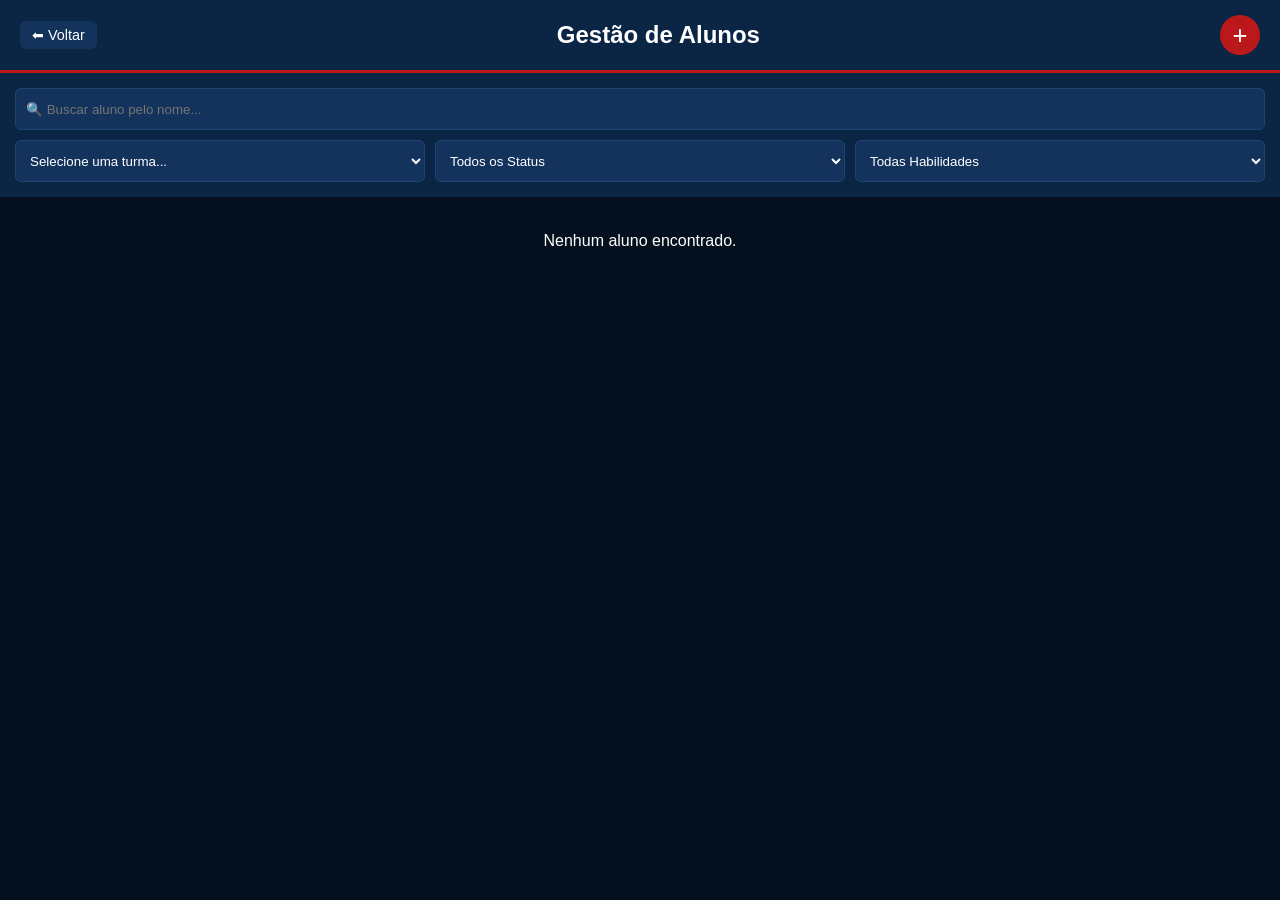
<file: frontend/alunos/index.html>
<!DOCTYPE html>
<html lang="pt-BR">
<head>
    <meta charset="UTF-8">
    <meta name="viewport" content="width=device-width, initial-scale=1.0">
    <title>FUT10 - Alunos</title>
    <link rel="stylesheet" href="style.css">
</head>
<body>
    <header class="main-header">
        <a href="../dashboard/index.html" class="btn-voltar">⬅ Voltar</a>
        <h2>Gestão de Alunos</h2>
        <button id="btn-novo-aluno" class="btn-add">+</button>
    </header>

    <section class="filtros-container">
        <input type="text" id="busca-nome" placeholder="🔍 Buscar aluno pelo nome...">
        <div class="filtros-seletores">
            <select id="filtro-turma-busca">
                <option value="">Selecione uma turma...</option>
            </select>
            <select id="filtro-status-busca">
                <option value="">Todos os Status</option>
                <option value="ATIVO">🟢 Ativos</option>
                <option value="INATIVO">🔴 Inativos</option>
            </select>
            <select id="filtro-habilidade">
                <option value="">Todas Habilidades</option>
                <option value="10">⭐⭐⭐⭐⭐⭐⭐⭐⭐⭐ (10)</option>
                <option value="9">⭐⭐⭐⭐⭐⭐⭐⭐⭐ (9)</option>
                <option value="8">⭐⭐⭐⭐⭐⭐⭐⭐ (8)</option>
                <option value="7">⭐⭐⭐⭐⭐⭐⭐ (7)</option>
                <option value="6">⭐⭐⭐⭐⭐⭐ (6)</option>
                <option value="5">⭐⭐⭐⭐⭐ (5)</option>
                <option value="4">⭐⭐⭐⭐ (4)</option>
                <option value="3">⭐⭐⭐ (3)</option>
                <option value="2">⭐⭐ (2)</option>
                <option value="1">⭐ (1)</option>
            </select>
        </div>
    </section>

    <main class="alunos-lista" id="alunos-lista"></main>

    <div id="modal-aluno" class="modal-overlay">
        <div class="modal-content">
            <div class="modal-header">
                <h3>Ficha Completa do Aluno</h3>
                <button id="btn-fechar-modal" class="btn-fechar">&times;</button>
            </div>

            <div class="tab-menu">
                <button class="tab-btn active" data-tab="dados-tecnicos">⚽ Técnico</button>
                <button class="tab-btn" data-tab="dados-responsaveis">👥 Família</button>
                <button class="tab-btn" data-tab="dados-saude">🏥 Saúde/Legal</button>
            </div>

            <form id="formAluno">
                <input type="hidden" id="aluno-id">
                <div id="dados-tecnicos" class="tab-content active">
                    <div class="foto-upload-container">
                        <div class="avatar-preview" id="foto-preview">📸</div>
                        <label class="btn-upload-foto">Selecionar Foto<input type="file" accept="image/*" id="foto-aluno" style="display:none;"></label>
                    </div>
                    <div class="form-row">
                        <div class="form-group"><label>Nome Completo:</label><input type="text" id="aluno-nome" required></div>
                        <div class="form-group"><label>Situação do Cadastro:</label><input type="text" id="aluno-status-exibicao" readonly value="ATIVO" style="font-weight: bold; text-align: center;"></div>
                    </div>
                    <div class="form-row">
                        <div class="form-group"><label>Data Nascimento:</label><input type="date" id="data-nasc" required></div>
                        <div class="form-group"><label>Idade Calculada:</label><input type="text" id="idade-aluno" readonly placeholder="Calculada automaticamente"></div>
                    </div>
                    <div class="form-row">
                        <div class="form-group"><label>Turma:</label><input type="text" id="aluno-turma" placeholder="Ex: SUB-5" required></div>
                        <div class="form-group">
                            <label>Frequência Semanal:</label>
                            <select id="aluno-frequencia">
                                <option value="1x na semana">1x na semana</option>
                                <option value="2x na semana">2x na semana</option>
                            </select>
                        </div>
                    </div>
                    <div class="form-row">
                        <div class="form-group">
                            <label>Habilidade:</label>
                            <select id="select-habilidade">
                                <option value="⭐">⭐</option><option value="⭐⭐">⭐⭐</option><option value="⭐⭐⭐">⭐⭐⭐</option><option value="⭐⭐⭐⭐">⭐⭐⭐⭐</option><option value="⭐⭐⭐⭐⭐">⭐⭐⭐⭐⭐</option><option value="⭐⭐⭐⭐⭐⭐">⭐⭐⭐⭐⭐⭐</option><option value="⭐⭐⭐⭐⭐⭐⭐">⭐⭐⭐⭐⭐⭐⭐</option><option value="⭐⭐⭐⭐⭐⭐⭐⭐">⭐⭐⭐⭐⭐⭐⭐⭐</option><option value="⭐⭐⭐⭐⭐⭐⭐⭐⭐">⭐⭐⭐⭐⭐⭐⭐⭐⭐</option><option value="⭐⭐⭐⭐⭐⭐⭐⭐⭐⭐">⭐⭐⭐⭐⭐⭐⭐⭐⭐⭐</option>
                            </select>
                        </div>
                        <div class="form-group"><label>Dia da Semana / Horário das Aulas:</label><input type="text" id="aluno-horario" placeholder="Ex: Seg e Qua - 08:30" required></div>
                    </div>
                    <div class="form-row">
                        <div class="form-group">
                            <label>Posição em Campo:</label>
                            <select id="aluno-posicao">
                                <option>Goleiro</option><option>Zagueiro Central</option><option>Quarto Zagueiro</option><option>Lateral Direito</option><option>Lateral Esquerdo</option><option>Ala Direito</option><option>Ala Esquerdo</option><option>Primeiro Volante</option><option>Segundo Volante</option><option>Meia Central</option><option>Meia Direita</option><option>Meia Esquerda</option><option>Meia-Armador</option><option>Meia-Atacante</option><option>Ponta Direito</option><option>Ponta Esquerda</option><option>Segundo Atacante</option><option>Centroavante</option>
                            </select>
                        </div>
                        <div class="form-group"><label>Pé Chutador:</label><select id="aluno-pe"><option>Destro</option><option>Canhoto</option><option>Ambidestro</option></select></div>
                    </div>
                    <div class="form-row">
                        <div class="form-group"><label>Camiseta:</label><input type="text" id="aluno-camiseta"></div>
                        <div class="form-group"><label>Short:</label><input type="text" id="aluno-short"></div>
                        <div class="form-group"><label>Meião:</label><input type="text" id="aluno-meiao"></div>
                    </div>
                </div>

                <div id="dados-responsaveis" class="tab-content">
                    <div class="form-row">
                        <div class="form-group"><label>Data da Matrícula:</label><input type="date" id="aluno-matricula" required></div>
                        <div class="form-group"><label>CPF da Criança:</label><input type="text" class="mask-cpf" id="aluno-cpf-crianca" placeholder="000.000.000-00"></div>
                    </div>
                    <div class="form-group"><label>Nome do Responsável:</label><input type="text" id="aluno-responsavel" placeholder="Pai, mãe ou tutor" required></div>
                    <div class="form-group"><label>CPF do Responsável:</label><input type="text" class="mask-cpf" id="aluno-cpf-resp" placeholder="000.000.000-00"></div>
                    <div class="form-row">
                        <div class="form-group"><label>WhatsApp Principal:</label><input type="tel" class="mask-celular" id="aluno-whatsapp" placeholder="(00) 00000-0000" required></div>
                        <div class="form-group"><label>Número de Emergência:</label><input type="tel" class="mask-celular" id="aluno-emergencia" placeholder="(00) 00000-0000" required></div>
                    </div>
                    <div class="form-group"><label>Quem está autorizado a retirar a criança?</label><input type="text" id="aluno-retirada" placeholder="Ex: Mãe Maria ou Avô José" required></div>
                    <div class="checkbox-group"><input type="checkbox" id="tem-irmao"><label for="tem-irmao">Tem irmão matriculado?</label></div>
                </div>

                <div id="dados-saude" class="tab-content">
                    <div class="checkbox-group safety-check"><input type="checkbox" id="atestado-dia"><label for="atestado-dia">🩺 Atestado Médico em Dia?</label></div>
                    <div class="checkbox-group safety-check"><input type="checkbox" id="uso-imagem"><label for="uso-imagem">📸 Autorização de Uso de Imagem?</label></div>
                    <div class="form-group" style="margin-top:15px;"><label>Restrições de Saúde (Asma, Bronquite, Coração, etc):</label><textarea id="aluno-saude" rows="2"></textarea></div>
                    <div class="form-group"><label>Alergias ou Medicamentos Contínuos:</label><input type="text" id="aluno-alergias"></div>
                    <div class="form-row">
                        <div class="form-group"><label>Convênio:</label><input type="text" id="aluno-convenio"></div>
                        <div class="form-group"><label>Nº Carteirinha:</label><input type="text" id="aluno-carteirinha"></div>
                    </div>
                </div>
                <button type="submit" class="btn-salvar-aluno">Salvar Ficha do Aluno</button>
            </form>
        </div>
    </div>
    <script src="script.js"></script>
</body>
</html>
</file>
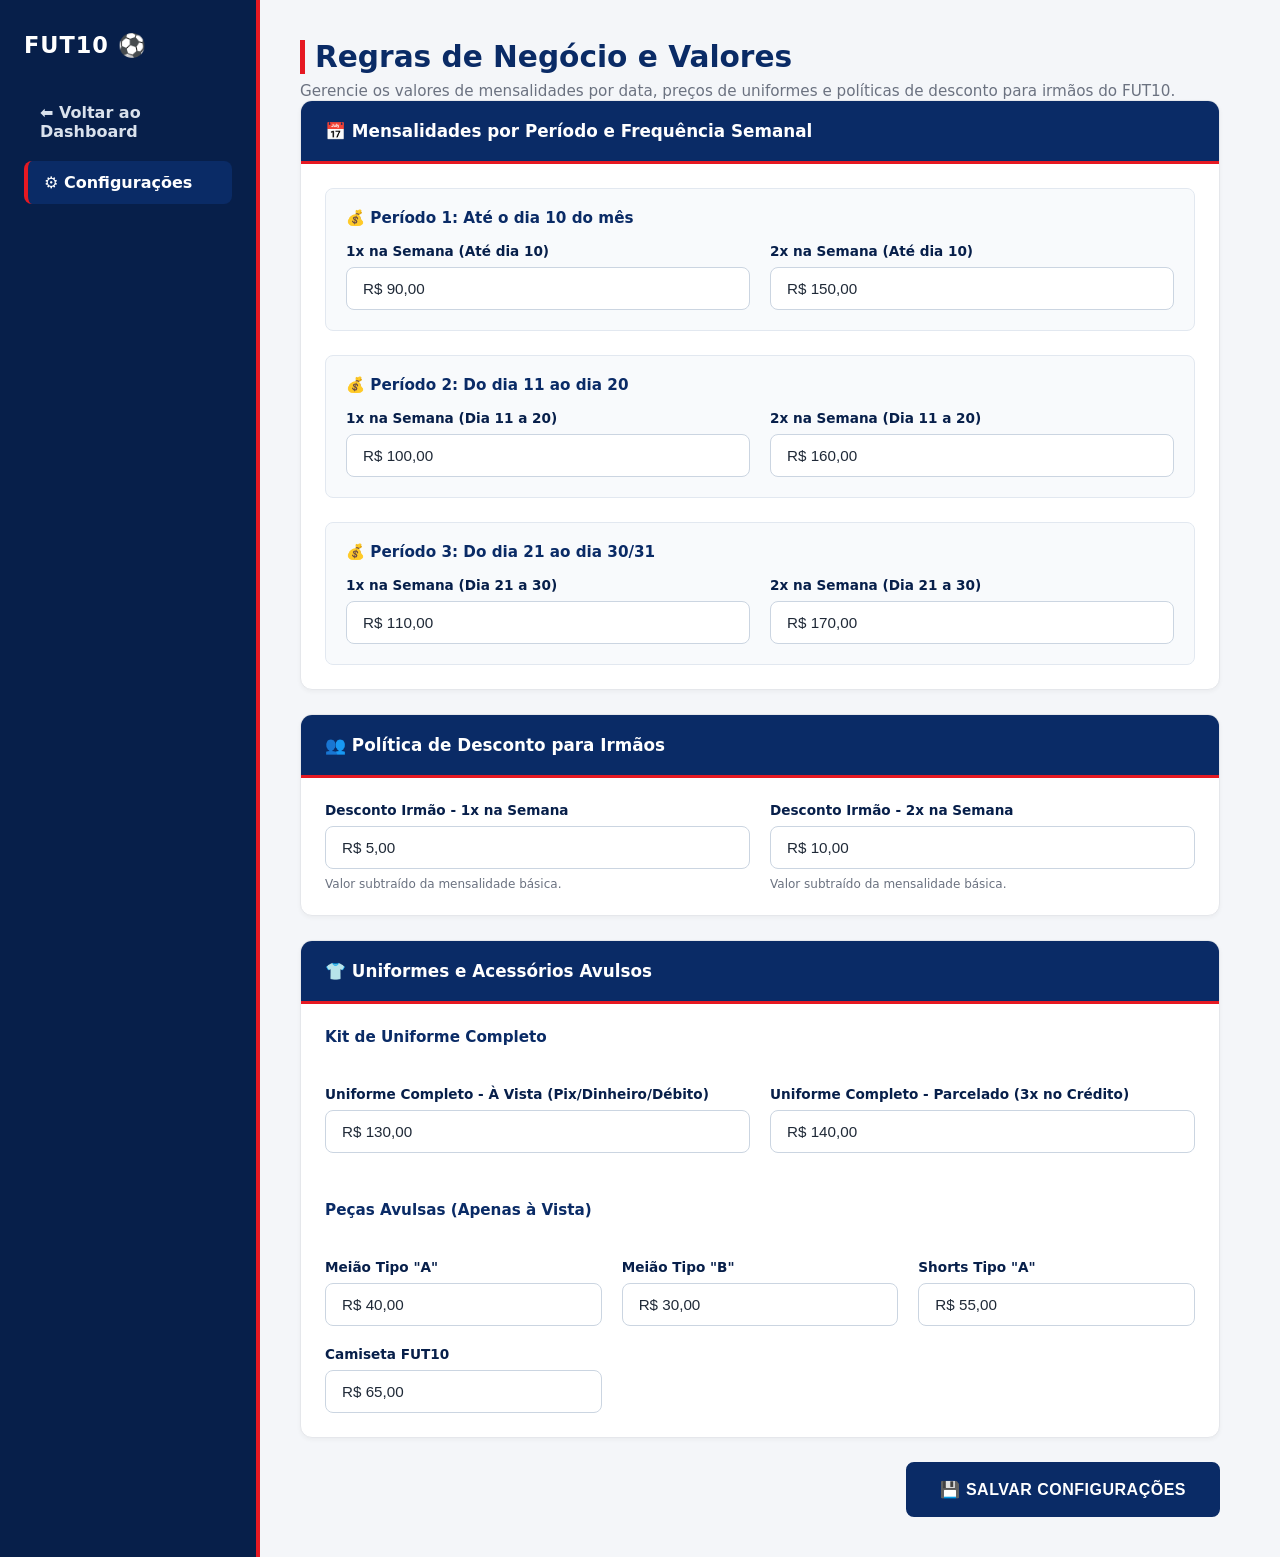
<file: frontend/configuracoes/index.html>
<!DOCTYPE html>
<html lang="pt-BR">
<head>
    <meta charset="UTF-8">
    <meta name="viewport" content="width=device-width, initial-scale=1.0">
    <title>FUT10 - Configurações do Sistema</title>
    <link rel="stylesheet" href="style.css">
</head>
<body>
    <div class="app-container">
        <!-- Sidebar lateral rápida -->
        <aside class="sidebar">
            <div class="sidebar-brand">
                <h2>FUT10 ⚽</h2>
            </div>
            <nav class="sidebar-menu">
                <a href="../dashboard/index.html">⬅️ Voltar ao Dashboard</a>
                <a href="#" class="active">⚙️ Configurações</a>
            </nav>
        </aside>

        <!-- Conteúdo Principal -->
        <main class="main-content">
            <header class="content-header">
                <h1>Regras de Negócio e Valores</h1>
                <p>Gerencie os valores de mensalidades por data, preços de uniformes e políticas de desconto para irmãos do FUT10.</p>
            </header>

            <form id="form-configuracoes">
                
                <!-- SEÇÃO 1: MENSALIDADES (POR PERÍODO E FREQUÊNCIA) -->
                <section class="config-card">
                    <div class="card-header">
                        <h3>📅 Mensalidades por Período e Frequência Semanal</h3>
                    </div>
                    <div class="card-body">
                        <div class="period-block">
                            <h4 class="period-title">💰 Período 1: Até o dia 10 do mês</h4>
                            <div class="grid-2-col">
                                <div class="form-group">
                                    <label for="mensalidade-1x-p1">1x na Semana (Até dia 10)</label>
                                    <input type="text" id="mensalidade-1x-p1" class="campo-moeda" required>
                                </div>
                                <div class="form-group">
                                    <label for="mensalidade-2x-p1">2x na Semana (Até dia 10)</label>
                                    <input type="text" id="mensalidade-2x-p1" class="campo-moeda" required>
                                </div>
                            </div>
                        </div>

                        <div class="period-block">
                            <h4 class="period-title">💰 Período 2: Do dia 11 ao dia 20</h4>
                            <div class="grid-2-col">
                                <div class="form-group">
                                    <label for="mensalidade-1x-p2">1x na Semana (Dia 11 a 20)</label>
                                    <input type="text" id="mensalidade-1x-p2" class="campo-moeda" required>
                                </div>
                                <div class="form-group">
                                    <label for="mensalidade-2x-p2">2x na Semana (Dia 11 a 20)</label>
                                    <input type="text" id="mensalidade-2x-p2" class="campo-moeda" required>
                                </div>
                            </div>
                        </div>

                        <div class="period-block">
                            <h4 class="period-title">💰 Período 3: Do dia 21 ao dia 30/31</h4>
                            <div class="grid-2-col">
                                <div class="form-group">
                                    <label for="mensalidade-1x-p3">1x na Semana (Dia 21 a 30)</label>
                                    <input type="text" id="mensalidade-1x-p3" class="campo-moeda" required>
                                </div>
                                <div class="form-group">
                                    <label for="mensalidade-2x-p3">2x na Semana (Dia 21 a 30)</label>
                                    <input type="text" id="mensalidade-2x-p3" class="campo-moeda" required>
                                </div>
                            </div>
                        </div>
                    </div>
                </section>

                <!-- SEÇÃO 2: DESCONTO PARA IRMÃOS -->
                <section class="config-card">
                    <div class="card-header">
                        <h3>👥 Política de Desconto para Irmãos</h3>
                    </div>
                    <div class="card-body grid-2-col">
                        <div class="form-group">
                            <label for="desconto-irmao-1x">Desconto Irmão - 1x na Semana</label>
                            <input type="text" id="desconto-irmao-1x" class="campo-moeda" required>
                            <span class="helper-text">Valor subtraído da mensalidade básica.</span>
                        </div>
                        <div class="form-group">
                            <label for="desconto-irmao-2x">Desconto Irmão - 2x na Semana</label>
                            <input type="text" id="desconto-irmao-2x" class="campo-moeda" required>
                            <span class="helper-text">Valor subtraído da mensalidade básica.</span>
                        </div>
                    </div>
                </section>

                <!-- SEÇÃO 3: UNIFORMES E COMPONENTES AVULSOS -->
                <section class="config-card">
                    <div class="card-header">
                        <h3>👕 Uniformes e Acessórios Avulsos</h3>
                    </div>
                    <div class="card-body">
                        <h4 class="period-title">Kit de Uniforme Completo</h4>
                        <div class="grid-2-col">
                            <div class="form-group">
                                <label for="uniforme-vista">Uniforme Completo - À Vista (Pix/Dinheiro/Débito)</label>
                                <input type="text" id="uniforme-vista" class="campo-moeda" required>
                            </div>
                            <div class="form-group">
                                <label for="uniforme-prazo">Uniforme Completo - Parcelado (3x no Crédito)</label>
                                <input type="text" id="uniforme-prazo" class="campo-moeda" required>
                            </div>
                        </div>

                        <h4 class="period-title margin-top-sub">Peças Avulsas (Apenas à Vista)</h4>
                        <div class="grid-2-col">
                            <div class="form-group">
                                <label for="meiao-a">Meião Tipo "A"</label>
                                <input type="text" id="meiao-a" class="campo-moeda" required>
                            </div>
                            <div class="form-group">
                                <label for="meiao-b">Meião Tipo "B"</label>
                                <input type="text" id="meiao-b" class="campo-moeda" required>
                            </div>
                            <div class="form-group">
                                <label for="shorts-a">Shorts Tipo "A"</label>
                                <input type="text" id="shorts-a" class="campo-moeda" required>
                            </div>
                            <div class="form-group">
                                <label for="camiseta-fut10">Camiseta FUT10</label>
                                <input type="text" id="camiseta-fut10" class="campo-moeda" required>
                            </div>
                        </div>
                    </div>
                </section>

                <!-- Ações -->
                <div class="form-actions">
                    <button type="submit" class="btn-primary">💾 Salvar Configurações</button>
                </div>
            </form>
        </main>
    </div>
    <script src="script.js"></script>
</body>
</html>
</file>
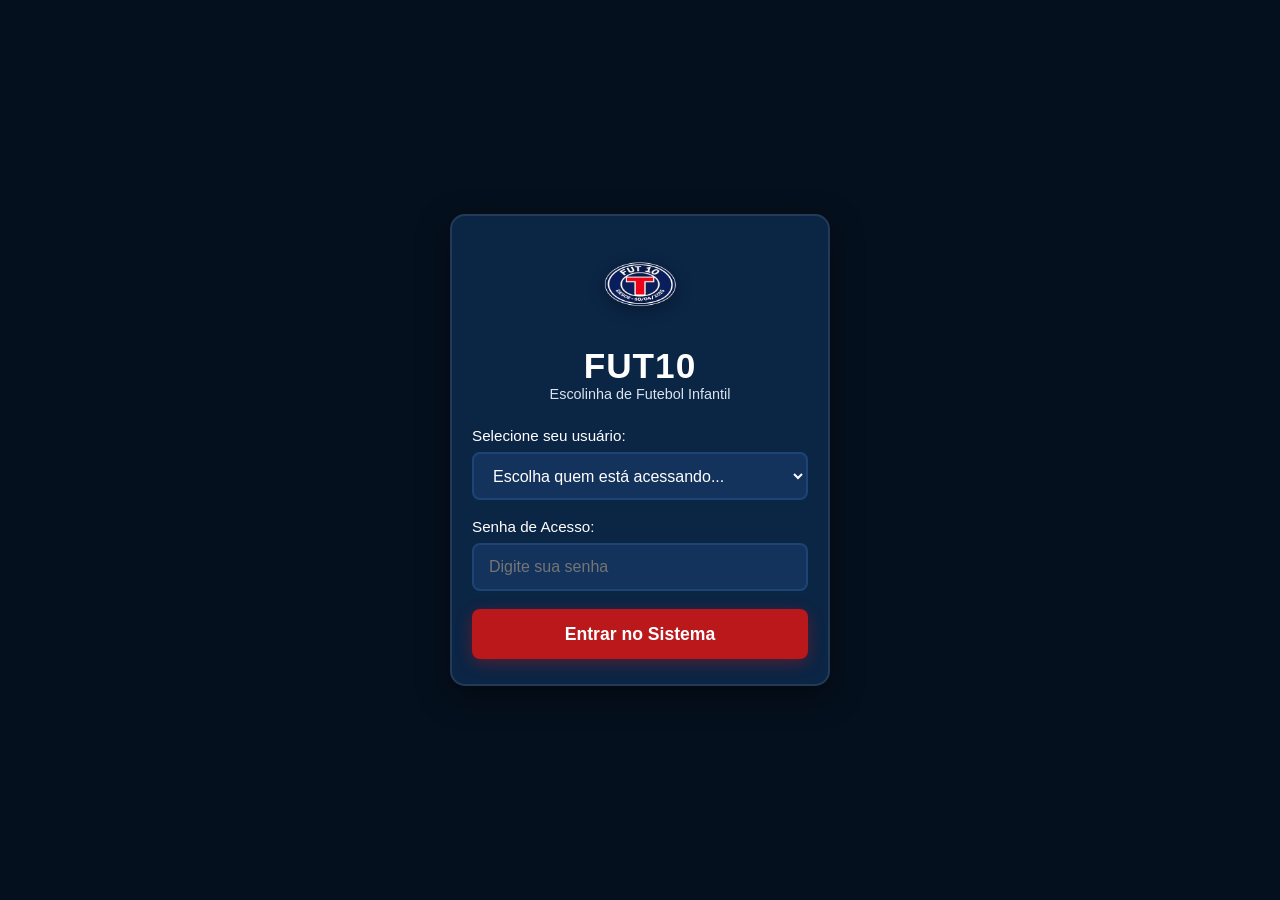
<file: frontend/dashboard/index.html>
<!DOCTYPE html>
<html lang="pt-BR">
<head>
    <meta charset="UTF-8">
    <meta name="viewport" content="width=device-width, initial-scale=1.0">
    <title>FUT10 - Dashboard</title>
    <link rel="stylesheet" href="style.css">
</head>
<body>
    <header class="main-header">
        <div class="user-info">
            <span class="welcome">Bem-vindo(a),</span>
            <h2 id="nome-usuario">Carregando...</h2>
        </div>
        <button id="btn-sair" class="btn-sair">Sair</button>
    </header>

    <main class="dashboard-container">
        <!-- SEÇÃO DE INDICADORES RÁPIDOS (KPIs) -->
        <div class="indicadores-container">
            <div class="card-indicador">
                <div class="ind-icon">👥</div>
                <div class="ind-info">
                    <span id="kpi-alunos">0</span>
                    <p>Alunos Matriculados</p>
                </div>
            </div>

            <div class="card-indicador border-pendente">
                <div class="ind-icon">⚠️</div>
                <div class="ind-info">
                    <span id="kpi-inadimplentes">0</span>
                    <p>Alunos Pendentes</p>
                </div>
            </div>

            <div class="card-indicador border-estoque">
                <div class="ind-icon">🥤</div>
                <div class="ind-info">
                    <span id="kpi-estoque">0</span>
                    <p>Itens a Acabar (Bar)</p>
                </div>
            </div>
        </div>

        <h3>Painel de Controle</h3>
        
        <div class="menu-grid">
            <a href="../alunos/index.html" class="menu-card menu-ambos">
                <div class="card-icon">👥</div>
                <div class="card-info">
                    <h4>Gerenciar Alunos</h4>
                    <p>Cadastro, categorias e dados dos pais</p>
                </div>
            </a>

            <a href="../chamada/index.html" class="menu-card menu-vinicius">
                <div class="card-icon">📋</div>
                <div class="card-info">
                    <h4>Fazer Chamada</h4>
                    <p>Controle de presença no campo</p>
                </div>
            </a>

            <a href="../barzinho/index.html" class="menu-card menu-alessandra">
                <div class="card-icon">🍿</div>
                <div class="card-info">
                    <h4>Barzinho / Cantina</h4>
                    <p>Vendas rápidas e controle de fiado</p>
                </div>
            </a>

            <a href="../mensalidades/index.html" class="menu-card menu-alessandra">
                <div class="card-icon">💰</div>
                <div class="card-info">
                    <h4>Mensalidades</h4>
                    <p>Controle de pagamentos (Grid Jan-Dez)</p>
                </div>
            </a>

            <a href="../configuracoes/index.html" class="menu-card menu-alessandra">
                <div class="card-icon">⚙️</div>
                <div class="card-info">
                    <h4>Configurações</h4>
                    <p>Preços de mensalidades, atrasos e uniformes</p>
                </div>
            </a>

            <a href="../financeiro/index.html" class="menu-card menu-alessandra">
                <div class="card-icon">📊</div>
                <div class="card-info">
                    <h4>Financeiro / Caixa</h4>
                    <p>Faturamento global e lucros da escolinha</p>
                </div>
            </a>

            <a href="../treinos/index.html" class="menu-card menu-vinicius">
                <div class="card-icon">⚽</div>
                <div class="card-info">
                    <h4>Campo Tático</h4>
                    <p>Posicionamento e treinos interativos</p>
                </div>
            </a>
        </div>
    </main>
    <script src="script.js"></script>
</body>
</html>
</file>
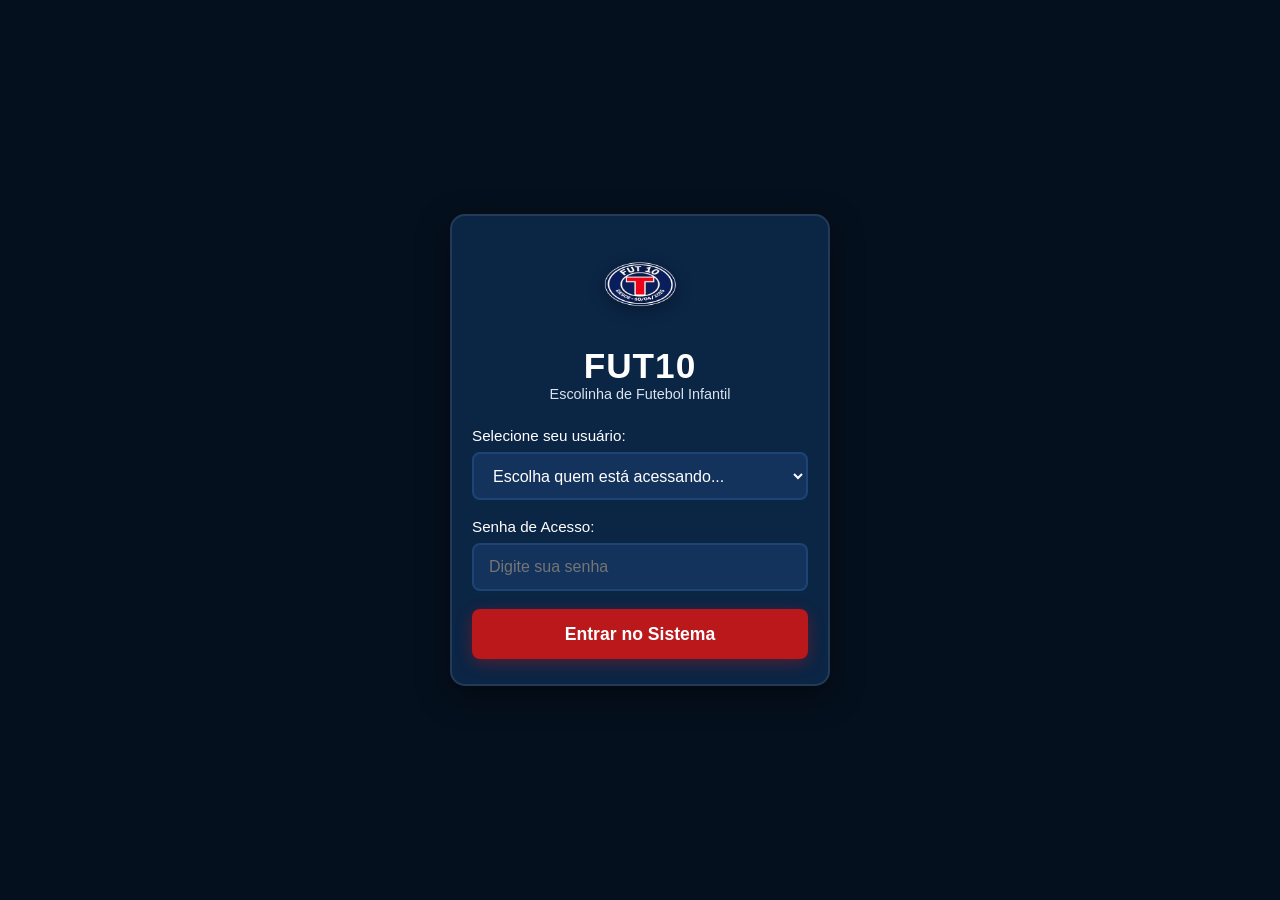
<file: frontend/login/index.html>
<!DOCTYPE html>
<html lang="pt-BR">
<head>
    <meta charset="UTF-8">
    <meta name="viewport" content="width=device-width, initial-scale=1.0">
    <title>FUT10 - Login</title>
    <link rel="stylesheet" href="style.css">
</head>
<body>
    <div class="login-container">
        <div class="logo-area">
            <img src="logo.png" alt="Brasão FUT10" class="brasao-img">
            <h1>FUT10</h1>
            <p>Escolinha de Futebol Infantil</p>
        </div>
        
        <form id="loginForm">
            <div class="form-group">
                <label for="usuario">Selecione seu usuário:</label>
                <select id="usuario" required>
                    <option value="" disabled selected>Escolha quem está acessando...</option>
                    <option value="alessandra">Alessandra (Cantina/Financeiro)</option>
                    <option value="vinicius">Vinícius (Campo/Treinos)</option>
                </select>
            </div>

            <div class="form-group">
                <label for="senha">Senha de Acesso:</label>
                <input type="password" id="senha" placeholder="Digite sua senha" required>
            </div>

            <button type="submit" class="btn-login">Entrar no Sistema</button>
        </form>
        <div id="msg-erro" class="erro-oculto"></div>
    </div>
    <script src="script.js"></script>
</body>
</html>
</file>
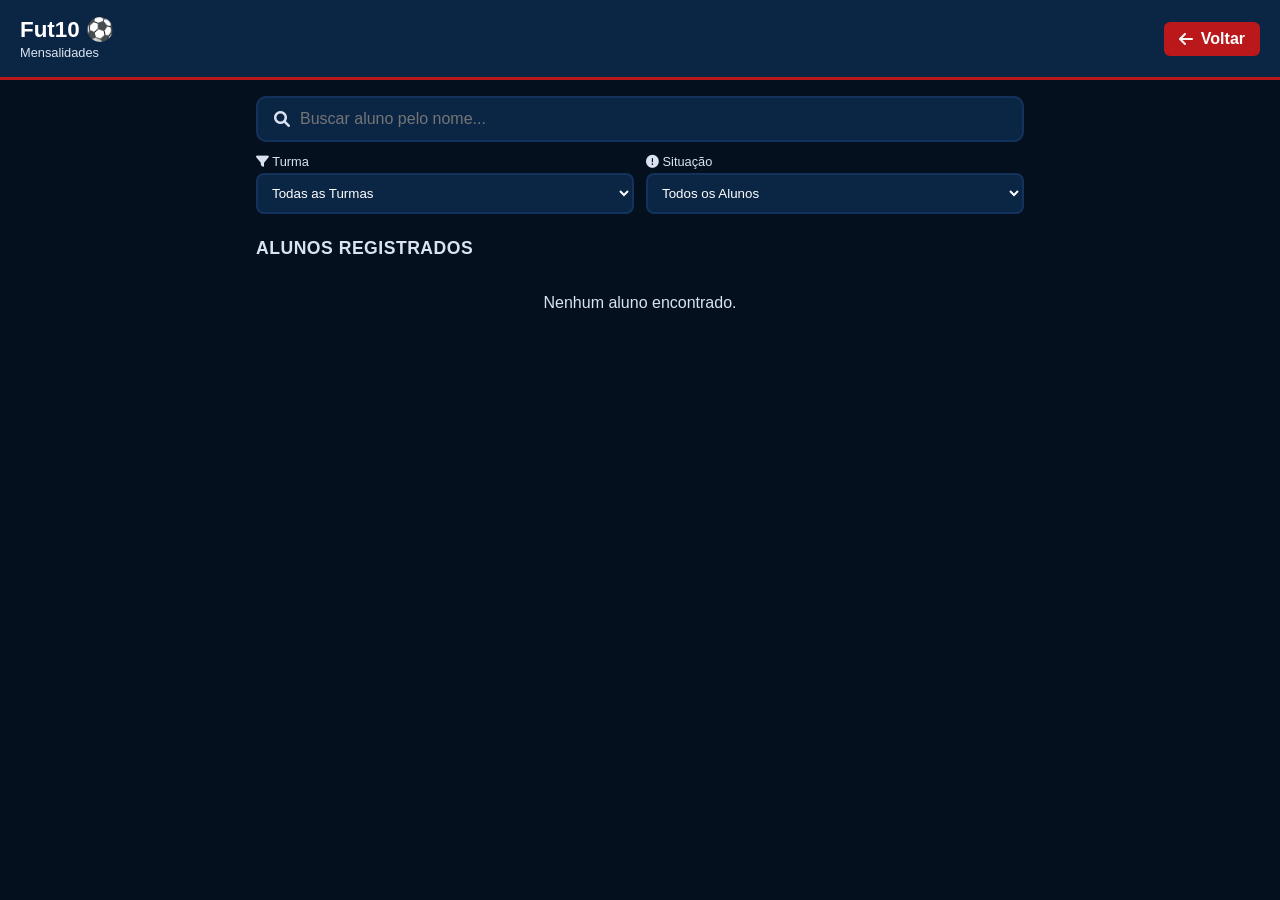
<file: frontend/mensalidades/index.html>
<!DOCTYPE html>
<html lang="pt-BR">
<head>
    <meta charset="UTF-8">
    <meta name="viewport" content="width=device-width, initial-scale=1.0">
    <title>Fut10 - Gestão de Mensalidades</title>
    <link rel="stylesheet" href="style.css">
    <link rel="stylesheet" href="https://cdnjs.cloudflare.com/ajax/libs/font-awesome/6.0.0/css/all.min.css">
</head>
<body>

<!-- Cabeçalho Fixo (Padrão PSG / Dashboard) -->
    <header class="main-header">
        <div class="header-logo">
            <h1>Fut10 ⚽</h1>
            <span class="subtitle">Mensalidades</span>
        </div>
        <!-- Botão de Voltar para o Dashboard -->
        <a href="../dashboard/index.html" class="btn-primary" style="text-decoration: none; display: inline-flex; align-items: center; gap: 8px;">
            <i class="fas fa-arrow-left"></i> Voltar
        </a>
    </header>

    <main class="container">
        <!-- Seção de Filtros -->
        <section class="filter-section">
            <div class="search-box">
                <i class="fas fa-search"></i>
                <input type="text" id="busca-aluno" placeholder="Buscar aluno pelo nome...">
            </div>
            
            <div class="filters-row">
                <div class="filter-group">
                    <label for="filtro-turma"><i class="fas fa-filter"></i> Turma</label>
                    <select id="filtro-turma">
                        <option value="todos">Todas as Turmas</option>
                        <option value="1">1x na semana</option>
                        <option value="2">2x na semana</option>
                    </select>
                </div>
                <div class="filter-group">
                    <label for="filtro-status"><i class="fas fa-exclamation-circle"></i> Situação</label>
                    <select id="filtro-status">
                        <option value="todos">Todos os Alunos</option>
                        <option value="inadimplentes">Apenas Inadimplentes</option>
                    </select>
                </div>
            </div>
        </section>

        <!-- Lista de Alunos -->
        <section class="alunos-section">
            <h2>Alunos Registrados</h2>
            <div id="lista-alunos" class="grid-alunos">
                <!-- Injetado pelo JS -->
            </div>
        </section>
    </main>

    <!-- MODAL: Cadastro / Edição de Aluno -->
    <div id="modal-aluno" class="modal">
        <div class="modal-content">
            <span class="close-modal" data-modal="modal-aluno">&times;</span>
            <h3 id="modal-aluno-titulo">Cadastrar Aluno</h3>
            <form id="form-aluno">
                <input type="hidden" id="aluno-id">
                
                <div class="form-group">
                    <label for="aluno-nome">Nome Completo</label>
                    <input type="text" id="aluno-nome" required placeholder="Ex: João Silva">
                </div>

                <div class="form-row">
                    <div class="form-group">
                        <label for="aluno-frequencia">Frequência</label>
                        <select id="aluno-frequencia" required>
                            <option value="1">1x na semana</option>
                            <option value="2" selected>2x na semana</option>
                        </select>
                    </div>
                    <div class="form-group">
                        <label for="aluno-irmao">Tem irmão treinando?</label>
                        <select id="aluno-irmao" required>
                            <option value="nao" selected>Não</option>
                            <option value="sim">Sim</option>
                        </select>
                    </div>
                </div>

                <div class="form-row">
                    <div class="form-group">
                        <label for="aluno-vencimento">Dia de Vencimento</label>
                        <input type="number" id="aluno-vencimento" min="1" max="31" value="10" required>
                    </div>
                    <div class="form-group">
                        <label for="aluno-matricula">Data de Matrícula</label>
                        <input type="date" id="aluno-matricula" required>
                    </div>
                </div>

                <button type="submit" class="btn-block btn-success">Salvar Aluno</button>
            </form>
        </div>
    </div>

    <!-- MODAL: Pagamento de Mensalidade -->
    <div id="modal-pagamento" class="modal">
        <div class="modal-content">
            <span class="close-modal" data-modal="modal-pagamento">&times;</span>
            <h3>Registrar Pagamento</h3>
            
            <div class="payment-info">
                <p><strong>Aluno:</strong> <span id="pay-aluno-nome">-</span></p>
                <p><strong>Mês de Referência:</strong> <span id="pay-mes-nome">-</span></p>
                <div class="badge-info" id="pay-regra-aplicada"></div>
            </div>

            <hr>

            <form id="form-pagamento">
                <input type="hidden" id="pay-aluno-id">
                <input type="hidden" id="pay-mes-index">
                
                <div class="form-group">
                    <label>Valor Sugerido pelo Sistema</label>
                    <div class="suggested-value" id="pay-valor-sugerido">R$ 0,00</div>
                </div>

                <div class="form-group">
                    <label for="pay-valor-real">Valor Efetivamente Pago (R$)</label>
                    <input type="number" id="pay-valor-real" step="0.01" min="0" required placeholder="0.00">
                    <small class="helper-text">Se for menor que o esperado, ficará como status Parcial (Laranja).</small>
                </div>

                <button type="submit" class="btn-block btn-success"><i class="fas fa-check"></i> Confirmar Recebimento</button>
            </form>
        </div>
    </div>

    <script src="script.js"></script>
</body>
</html>
</file>
<file: frontend/alunos/style.css>
* {
    margin: 0;
    padding: 0;
    box-sizing: border-box;
    font-family: sans-serif;
}

body {
    background-color: #05101e;
    color: #ffffff;
    padding-bottom: 20px;
}

.main-header {
    background-color: #0b2545;
    padding: 15px 20px;
    display: flex;
    justify-content: space-between;
    align-items: center;
    border-bottom: 3px solid #ba181b;
}

.btn-voltar {
    color: white;
    text-decoration: none;
    font-size: 0.9rem;
    background-color: #13335c;
    padding: 6px 12px;
    border-radius: 6px;
}

.btn-add {
    background-color: #ba181b;
    color: white;
    border: none;
    width: 40px;
    height: 40px;
    border-radius: 50%;
    font-size: 1.6rem;
    cursor: pointer;
}

.filtros-container {
    padding: 15px;
    background-color: #0b2545;
    margin-bottom: 15px;
    display: flex;
    flex-direction: column;
    gap: 10px;
}

.filtros-container input, 
.filtros-container select {
    width: 100%;
    height: 42px;
    background-color: #13335c;
    border: 1px solid #1d4474;
    border-radius: 6px;
    color: white;
    padding: 0 10px;
}

.filtros-seletores {
    display: flex;
    gap: 10px;
}

.alunos-lista {
    padding: 0 15px;
    display: flex;
    flex-direction: column;
    gap: 15px;
}

.aluno-card {
    background-color: #0b2545;
    border: 1px solid #13335c;
    border-radius: 12px;
    padding: 15px;
}

.aluno-header {
    display: flex;
    align-items: center;
    margin-bottom: 12px;
    position: relative;
}

.aluno-foto-perfil {
    width: 50px;
    height: 50px;
    background-color: #13335c;
    border-radius: 50%;
    display: flex;
    justify-content: center;
    align-items: center;
    overflow: hidden;
    transition: border-color 0.3s ease;
}

.status-ativo { border: 3px solid #25d366 !important; }
.status-inativo { border: 3px solid #ba181b !important; }

.aluno-foto-perfil img {
    width: 100%;
    height: 100%;
    object-fit: cover;
}

.badge-categoria {
    background-color: #ba181b;
    font-size: 0.75rem;
    padding: 2px 6px;
    border-radius: 4px;
    font-weight: bold;
}

.aluno-estrelas {
    position: absolute;
    right: 0;
    top: 5px;
    color: #ffd700;
    font-size: 0.75rem;
}

.aluno-detalhes p {
    font-size: 0.85rem;
    color: #dae3ef;
    margin-bottom: 4px;
}

.badge-doc {
    color: #25d366;
    background-color: rgba(37, 211, 102, 0.1);
    padding: 1px 4px;
    border-radius: 3px;
    font-size: 0.75rem;
}

.alerta-saude {
    color: #ffb703 !important;
    background-color: rgba(255, 183, 3, 0.1);
    padding: 4px;
    border-radius: 4px;
    display: inline-block;
}

.aluno-acoes {
    margin-top: 12px;
    display: flex;
    gap: 8px;
}

.btn-acao {
    flex: 1;
    height: 36px;
    border: none;
    border-radius: 6px;
    font-weight: bold;
    font-size: 0.85rem;
    cursor: pointer;
}

.btn-ligar {
    background-color: #25d366;
    color: white;
    text-align: center;
    text-decoration: none;
    line-height: 36px;
}

.btn-editar {
    background-color: #13335c;
    color: white;
    flex: 0 0 50px;
}

.btn-excluir {
    background-color: #ba181b;
    color: white;
    flex: 0 0 40px;
}

.modal-overlay {
    display: none;
    position: fixed;
    top: 0;
    left: 0;
    width: 100%;
    height: 100%;
    background-color: rgba(0, 0, 0, 0.7);
    justify-content: center;
    align-items: flex-end;
    z-index: 1000;
}

.modal-content {
    background-color: #0b2545;
    width: 100%;
    max-height: 95vh;
    border-radius: 20px 20px 0 0;
    padding: 20px;
    overflow-y: auto;
}

.modal-header {
    display: flex;
    justify-content: space-between;
    align-items: center;
    margin-bottom: 15px;
}

.btn-fechar {
    background: none;
    border: none;
    color: white;
    font-size: 2rem;
    cursor: pointer;
}

.tab-menu {
    display: flex;
    background-color: #13335c;
    border-radius: 8px;
    padding: 4px;
    margin-bottom: 15px;
}

.tab-btn {
    flex: 1;
    background: none;
    border: none;
    color: #dae3ef;
    padding: 10px 0;
    font-weight: bold;
    font-size: 0.85rem;
    cursor: pointer;
    border-radius: 6px;
}

.tab-btn.active {
    background-color: #ba181b;
    color: white;
}

.tab-content { display: none; }
.tab-content.active { display: block; }

.foto-upload-container {
    display: flex;
    flex-direction: column;
    align-items: center;
    gap: 10px;
    margin-bottom: 15px;
    background: #13335c;
    padding: 10px;
    border-radius: 10px;
}

.avatar-preview {
    width: 70px;
    height: 70px;
    background-color: #0b2545;
    border-radius: 50%;
    display: flex;
    justify-content: center;
    align-items: center;
    font-size: 2rem;
    overflow: hidden;
    transition: border-color 0.3s ease;
}

.avatar-preview img {
    width: 100%;
    height: 100%;
    object-fit: cover;
}

.btn-upload-foto {
    background-color: #ba181b;
    color: white;
    padding: 6px 12px;
    border-radius: 6px;
    cursor: pointer;
    font-size: 0.8rem;
    font-weight: bold;
}

.form-group {
    margin-bottom: 12px;
}

.form-group label {
    display: block;
    margin-bottom: 4px;
    font-size: 0.85rem;
    color: #dae3ef;
}

.form-group input, 
.form-group select, 
.form-group textarea {
    width: 100%;
    background-color: #13335c;
    border: 1px solid #1d4474;
    border-radius: 6px;
    color: white;
    padding: 10px;
    font-size: 0.95rem;
    outline: none;
}

.form-group input[readonly] {
    background-color: #05101e;
    color: #ffb703;
    border-color: #13335c;
    font-weight: bold;
}

.form-row {
    display: flex;
    gap: 10px;
}

.form-row .form-group {
    flex: 1;
}

.checkbox-group {
    display: flex;
    align-items: center;
    gap: 10px;
    margin-top: 10px;
    background-color: #13335c;
    padding: 10px;
    border-radius: 6px;
}

.checkbox-group input {
    width: 20px;
    height: 20px;
}

.safety-check {
    border-left: 4px solid #ba181b;
}

.btn-salvar-aluno {
    width: 100%;
    height: 48px;
    background-color: #ba181b;
    color: white;
    border: none;
    border-radius: 8px;
    font-size: 1.1rem;
    font-weight: bold;
    margin-top: 15px;
    cursor: pointer;
}
</file>
<file: frontend/configuracoes/style.css>
/* ==========================================================================
   CSS de Configurações - FUT10 (Paleta Oficial: Azul, Vermelho e Branco)
   ========================================================================== */

:root {
    --color-blue: #0a2b66;       /* Azul Escuro do Brasão */
    --color-blue-dark: #071f4a;  /* Azul profundo para sidebar e foco */
    --color-red: #e61922;        /* Vermelho vibrante do "T" central */
    --color-red-hover: #c31219;  /* Tom vermelho mais fechado para interações */
    --bg-light: #f4f6f9;         /* Fundo leve para destacar os cards */
    --card-bg: #ffffff;
    --text-main: #1f2937;
    --text-muted: #6b7280;
    --border-color: #e5e7eb;
    --radius: 12px;
    --transition: all 0.2s ease-in-out;
}

body {
    margin: 0;
    font-family: 'Inter', system-ui, -apple-system, sans-serif;
    background-color: var(--bg-light);
    color: var(--text-main);
}

.app-container {
    display: grid;
    grid-template-columns: 260px 1fr;
    min-height: 100vh;
}

/* Sidebar Oficial FUT10 */
.sidebar {
    background-color: var(--color-blue-dark);
    color: #ffffff;
    padding: 2rem 1.5rem;
    display: flex;
    flex-direction: column;
    gap: 2rem;
    border-right: 4px solid var(--color-red);
}

.sidebar-brand h2 {
    font-size: 1.4rem;
    font-weight: 800;
    margin: 0;
    color: #ffffff;
    text-transform: uppercase;
    letter-spacing: 1px;
}

.sidebar-menu {
    display: flex;
    flex-direction: column;
    gap: 0.5rem;
}

.sidebar-menu a {
    color: #dae2ed;
    text-decoration: none;
    padding: 0.75rem 1rem;
    border-radius: 8px;
    display: flex;
    align-items: center;
    gap: 0.75rem;
    font-weight: 600;
    transition: var(--transition);
}

.sidebar-menu a:hover, 
.sidebar-menu a.active {
    background-color: var(--color-blue);
    color: #ffffff;
}

.sidebar-menu a.active {
    border-left: 4px solid var(--color-red);
}

/* Conteúdo Principal */
.main-content {
    padding: 2.5rem;
    max-width: 1000px;
    width: 100%;
    box-sizing: border-box;
}

.content-header h1 {
    font-size: 1.85rem;
    font-weight: 800;
    margin: 0 0 0.5rem 0;
    color: var(--color-blue);
    border-left: 5px solid var(--color-red);
    padding-left: 10px;
}

.content-header p {
    margin: 0;
    color: var(--text-muted);
    font-size: 0.95rem;
}

#form-configuracoes {
    display: flex;
    flex-direction: column;
    gap: 1.5rem;
}

.config-card {
    background-color: var(--card-bg);
    border: 1px solid var(--border-color);
    border-radius: var(--radius);
    box-shadow: 0 2px 4px rgba(0, 0, 0, 0.04);
    overflow: hidden;
}

.card-header {
    background-color: var(--color-blue);
    padding: 1.25rem 1.5rem;
    border-bottom: 3px solid var(--color-red);
}

.card-header h3 {
    margin: 0;
    font-size: 1.05rem;
    font-weight: 700;
    color: #ffffff;
}

.card-body {
    padding: 1.5rem;
    display: flex;
    flex-direction: column;
    gap: 1.5rem;
}

.period-block {
    background-color: #f8fafc;
    padding: 1.25rem;
    border-radius: 8px;
    border: 1px solid #e2e8f0;
}

.period-title {
    margin: 0 0 1rem 0;
    font-size: 0.95rem;
    font-weight: 700;
    color: var(--color-blue);
}

.margin-top-sub { 
    margin-top: 1.5rem; 
}

.grid-2-col {
    display: grid;
    grid-template-columns: repeat(auto-fit, minmax(240px, 1fr));
    gap: 1.25rem;
}

.form-group {
    display: flex;
    flex-direction: column;
    gap: 0.5rem;
}

.form-group label {
    font-size: 0.85rem;
    font-weight: 700;
    color: var(--color-blue-dark);
}

.form-group input {
    padding: 0.75rem 1rem;
    font-size: 0.95rem;
    border: 1px solid #cbd5e1;
    border-radius: 8px;
    background-color: #ffffff;
    color: var(--text-main);
    font-weight: 500;
    transition: var(--transition);
}

.form-group input:focus {
    border-color: var(--color-red);
    box-shadow: 0 0 0 3px rgba(230, 25, 34, 0.15);
    outline: none;
}

.helper-text {
    font-size: 0.75rem;
    color: var(--text-muted);
}

.form-actions { 
    display: flex; 
    justify-content: flex-end; 
}

.btn-primary {
    background-color: var(--color-blue);
    color: #ffffff;
    border: 2px solid var(--color-blue);
    padding: 1rem 2rem;
    font-size: 1rem;
    font-weight: 700;
    border-radius: 8px;
    cursor: pointer;
    transition: var(--transition);
    text-transform: uppercase;
    letter-spacing: 0.5px;
}

.btn-primary:hover {
    background-color: var(--color-red);
    border-color: var(--color-red);
}

@media (max-width: 768px) {
    .app-container { 
        grid-template-columns: 1fr; 
    }
    .sidebar { 
        display: none; 
    }
    .main-content { 
        padding: 1.25rem; 
    }
}
</file>
<file: frontend/dashboard/style.css>
* {
    margin: 0;
    padding: 0;
    box-sizing: border-box;
    font-family: 'Segoe UI', Tahoma, Geneva, Verdana, sans-serif;
}

body {
    background-color: #05101e;
    color: #ffffff;
    padding-bottom: 30px;
}

.main-header {
    background-color: #0b2545;
    padding: 20px;
    display: flex;
    justify-content: space-between;
    align-items: center;
    border-bottom: 3px solid #ba181b;
}

.welcome {
    font-size: 0.85rem;
    color: #dae3ef;
}

#nome-usuario {
    font-size: 1.3rem;
    font-weight: bold;
}

.btn-sair {
    background-color: transparent;
    border: 1px solid #ba181b;
    color: #ffffff;
    padding: 8px 15px;
    border-radius: 6px;
    font-weight: bold;
    cursor: pointer;
}

.btn-sair:active {
    background-color: #ba181b;
}

.dashboard-container {
    padding: 20px;
}

/* KPIs em Formato Fixo (Ideal para celular) */
.indicadores-container {
    display: flex;
    flex-direction: row;
    justify-content: center;
    gap: 12px;
    margin-bottom: 25px;
    width: 100%;
}

.card-indicador {
    background-color: #0b2545;
    border: 2px solid #13335c;
    border-top: 3px solid #10b981;
    border-radius: 10px;
    padding: 8px 4px;
    display: flex;
    flex-direction: column;
    align-items: center;
    justify-content: center;
    width: 95px;
    height: 90px;
    text-align: center;
}

.card-indicador.border-pendente { border-top-color: #f59e0b; }
.card-indicador.border-estoque { border-top-color: #ef4444; }

.ind-icon {
    font-size: 1.2rem;
    margin-bottom: 2px;
}

.ind-info span {
    font-size: 1.1rem;
    font-weight: bold;
    display: block;
    line-height: 1.1;
}

.ind-info p {
    font-size: 0.62rem;
    color: #dae3ef;
    font-weight: 500;
}

.dashboard-container h3 {
    margin-bottom: 20px;
    color: #dae3ef;
    font-size: 1.1rem;
    text-transform: uppercase;
    letter-spacing: 1px;
}

.menu-grid {
    display: flex;
    flex-direction: column;
    gap: 15px;
}

.menu-card {
    background-color: #0b2545;
    border: 2px solid #13335c;
    border-radius: 12px;
    padding: 18px;
    display: flex;
    align-items: center;
    text-decoration: none;
    color: #ffffff;
    transition: transform 0.1s, border-color 0.2s;
}

.menu-card:active {
    transform: scale(0.98);
    border-color: #ba181b;
    background-color: #13335c;
}

.card-icon {
    font-size: 2rem;
    margin-right: 18px;
    background-color: #13335c;
    width: 55px;
    height: 55px;
    display: flex;
    justify-content: center;
    align-items: center;
    border-radius: 10px;
}

.card-info h4 {
    font-size: 1.1rem;
    margin-bottom: 4px;
}

.card-info p {
    font-size: 0.85rem;
    color: #dae3ef;
}

.ocultar {
    display: none !important;
}
</file>
<file: frontend/login/style.css>
* {
    margin: 0;
    padding: 0;
    box-sizing: border-box;
    font-family: 'Segoe UI', Tahoma, Geneva, Verdana, sans-serif;
}

body {
    background-color: #05101e; /* Variante mais escura do azul do time */
    color: #ffffff;
    display: flex;
    justify-content: center;
    align-items: center;
    min-height: 100vh;
    padding: 20px;
}

.login-container {
    background-color: #0b2545; /* Azul oficial do brasão */
    padding: 25px 20px;
    border-radius: 15px;
    width: 100%;
    max-width: 380px;
    box-shadow: 0 10px 30px rgba(0, 0, 0, 0.5);
    border: 2px solid rgba(255, 255, 255, 0.1);
}

.logo-area {
    text-align: center;
    margin-bottom: 25px;
}

.brasao-img {
    width: 130px;
    height: auto;
    margin-bottom: 15px;
    filter: drop-shadow(0px 4px 8px rgba(0,0,0,0.3));
}

.logo-area h1 {
    font-size: 2.2rem;
    color: #ffffff;
    font-weight: 800;
    letter-spacing: 1px;
}

.logo-area p {
    color: #dae3ef;
    font-size: 0.9rem;
}

.form-group {
    margin-bottom: 18px;
}

.form-group label {
    display: block;
    margin-bottom: 8px;
    color: #ffffff;
    font-size: 0.95rem;
}

.form-group select, 
.form-group input {
    width: 100%;
    height: 48px;
    background-color: #13335c; /* Tom de azul interno para contraste */
    border: 2px solid #1d4474;
    border-radius: 8px;
    color: #ffffff;
    padding: 0 15px;
    font-size: 1rem;
    outline: none;
    transition: 0.3s;
}

.form-group select:focus, 
.form-group input:focus {
    border-color: #ba181b; /* Foco vermelho */
}

.btn-login {
    width: 100%;
    height: 50px;
    background-color: #ba181b; /* Vermelho oficial do brasão */
    color: #ffffff;
    border: none;
    border-radius: 8px;
    font-size: 1.1rem;
    font-weight: bold;
    cursor: pointer;
    transition: background 0.2s;
    box-shadow: 0 4px 15px rgba(186, 24, 27, 0.4);
}

.btn-login:active {
    background-color: #a31417;
}

.erro-oculto {
    display: none;
    background-color: #ba181b;
    color: white;
    text-align: center;
    padding: 10px;
    border-radius: 6px;
    margin-top: 15px;
    font-size: 0.9rem;
    border: 1px solid #ffffff;
}
</file>
<file: frontend/mensalidades/style.css>
:root {
    --bg-main: #05101e;         /* Azul escuro profundo (PSG) */
    --bg-card: #0b2545;         /* Azul médio dos cartões */
    --border-card: #13335c;     /* Bordas sutis */
    --accent-red: #ba181b;      /* Vermelho vibrante (PSG) */
    --text-light: #ffffff;
    --text-muted: #dae3ef;
    
    /* Cores de Status das Mensalidades */
    --color-pago: #10b981;      /* Verde total */
    --color-parcial: #f59e0b;   /* Laranja (Pai folgado / Débito) */
    --color-aberto: #ef4444;    /* Vermelho (Inadimplente real) */
    --color-futuro: #1e3a8a;    /* Azul para meses futuros */
    --color-bloqueado: #1e293b; /* Cinza escuro para meses anteriores à matrícula */
}

* {
    box-sizing: border-box;
    margin: 0;
    padding: 0;
    font-family: 'Segoe UI', Tahoma, Geneva, Verdana, sans-serif;
}

body {
    background-color: var(--bg-main);
    color: var(--text-light);
    padding-bottom: 50px;
}

/* Header Padrão PSG */
.main-header {
    background-color: var(--bg-card);
    padding: 16px 20px;
    display: flex;
    justify-content: space-between;
    align-items: center;
    border-bottom: 3px solid var(--accent-red);
}

.header-logo h1 {
    font-size: 1.4rem;
    font-weight: bold;
}

.header-logo .subtitle {
    font-size: 0.8rem;
    color: var(--text-muted);
}

.container {
    max-width: 800px;
    margin: 0 auto;
    padding: 16px;
}

/* Filtros Avançados */
.filter-section {
    display: flex;
    flex-direction: column;
    gap: 12px;
    margin-bottom: 24px;
}

.search-box {
    background: var(--bg-card);
    border: 2px solid var(--border-card);
    display: flex;
    align-items: center;
    padding: 12px 16px;
    border-radius: 10px;
}

.search-box i {
    color: var(--text-muted);
    margin-right: 10px;
}

.search-box input {
    background: transparent;
    border: none;
    outline: none;
    width: 100%;
    font-size: 1rem;
    color: white;
}

.filters-row {
    display: grid;
    grid-template-columns: 1fr 1fr;
    gap: 12px;
}

.filter-group {
    display: flex;
    flex-direction: column;
    gap: 4px;
}

.filter-group label {
    font-size: 0.8rem;
    color: var(--text-muted);
}

.filter-group select {
    background: var(--bg-card);
    border: 2px solid var(--border-card);
    padding: 10px;
    border-radius: 8px;
    color: white;
    outline: none;
}

/* Lista de Alunos */
.alunos-section h2 {
    font-size: 1.1rem;
    margin-bottom: 15px;
    color: var(--text-muted);
    text-transform: uppercase;
    letter-spacing: 0.5px;
}

.grid-alunos {
    display: flex;
    flex-direction: column;
    gap: 16px;
}

/* Cards de Alunos */
.card-aluno {
    background: var(--bg-card);
    border: 2px solid var(--border-card);
    border-radius: 12px;
    padding: 16px;
}

.card-aluno.inadimplente-border {
    border-left: 5px solid var(--accent-red);
}

.card-header {
    display: flex;
    justify-content: space-between;
    align-items: flex-start;
    margin-bottom: 12px;
}

.info-aluno h3 {
    font-size: 1.1rem;
    font-weight: bold;
}

.info-aluno p {
    font-size: 0.8rem;
    color: var(--text-muted);
    margin-top: 2px;
}

.card-actions {
    display: flex;
    gap: 8px;
}

.btn-icon {
    background: #13335c;
    border: none;
    width: 32px;
    height: 32px;
    border-radius: 50%;
    display: flex;
    align-items: center;
    justify-content: center;
    color: white;
    cursor: pointer;
}

.btn-icon:active {
    background-color: var(--accent-red);
}

/* Grid de Rolagem dos Meses */
.mensalidades-row {
    display: flex;
    gap: 8px;
    overflow-x: auto;
    padding: 8px 0;
    scrollbar-width: none;
    -webkit-overflow-scrolling: touch;
}

.mensalidades-row::-webkit-scrollbar {
    display: none;
}

/* Blocos dos Meses */
.mes-box {
    flex: 0 0 60px;
    height: 68px;
    border-radius: 8px;
    display: flex;
    flex-direction: column;
    align-items: center;
    justify-content: space-between;
    padding: 6px 2px;
    cursor: pointer;
    user-select: none;
}

.mes-nome {
    font-size: 0.75rem;
    font-weight: bold;
    text-transform: uppercase;
}

.mes-status-icon {
    font-size: 0.85rem;
}

.mes-subtext {
    font-size: 0.6rem;
    text-align: center;
    white-space: nowrap;
}

/* Estilos de Status Customizados */
.mes-box.status-bloqueado {
    background-color: var(--color-bloqueado);
    border: 1px solid #0f172a;
    color: #475569;
    cursor: not-allowed;
    opacity: 0.6;
}

.mes-box.status-futuro {
    background-color: var(--color-futuro);
    border: 1px solid #1d4ed8;
    color: #93c5fd;
}

.mes-box.status-aberto {
    background-color: #31131c;
    border: 1px solid var(--accent-red);
    color: #fca5a5;
}

.mes-box.status-pago {
    background-color: #064e3b;
    border: 1px solid var(--color-pago);
    color: #a7f3d0;
}

.mes-box.status-parcial {
    background-color: #451a03;
    border: 1px solid var(--color-parcial);
    color: #fde68a;
}

/* Modais e Botões */
.btn-primary {
    background-color: var(--accent-red);
    color: white;
    border: none;
    padding: 8px 15px;
    border-radius: 6px;
    font-weight: bold;
    cursor: pointer;
}

.btn-primary:active {
    background-color: #921113;
}

.btn-block {
    width: 100%;
    padding: 14px;
    border: none;
    border-radius: 8px;
    font-size: 1rem;
    font-weight: bold;
    cursor: pointer;
}

.btn-success {
    background-color: var(--color-pago);
    color: white;
}

.modal {
    display: none;
    position: fixed;
    top: 0;
    left: 0;
    width: 100%;
    height: 100%;
    background-color: rgba(0, 0, 0, 0.7);
    z-index: 200;
    align-items: center;
    justify-content: center;
    padding: 16px;
}

.modal.active {
    display: flex;
}

.modal-content {
    background-color: var(--bg-card);
    border: 2px solid var(--border-card);
    width: 100%;
    max-width: 450px;
    border-radius: 12px;
    padding: 24px;
    position: relative;
}

.close-modal {
    position: absolute;
    top: 16px;
    right: 20px;
    font-size: 1.8rem;
    color: var(--text-muted);
    cursor: pointer;
}

.form-group {
    margin-bottom: 16px;
}

.form-group label {
    display: block;
    font-size: 0.85rem;
    font-weight: bold;
    margin-bottom: 6px;
    color: var(--text-muted);
}

.form-group input, .form-group select {
    width: 100%;
    padding: 12px;
    background: var(--bg-main);
    border: 1px solid var(--border-card);
    color: white;
    border-radius: 8px;
    font-size: 1rem;
    outline: none;
}

.payment-info {
    background-color: var(--bg-main);
    padding: 12px;
    border-radius: 8px;
    margin-top: 16px;
}

.badge-info {
    display: inline-block;
    background-color: #13335c;
    color: var(--text-muted);
    padding: 4px 8px;
    border-radius: 6px;
    font-size: 0.75rem;
    font-weight: bold;
    margin-top: 4px;
}

.suggested-value {
    font-size: 1.6rem;
    font-weight: bold;
    color: #93c5fd;
    background-color: #1e3a8a;
    padding: 12px;
    border-radius: 8px;
    text-align: center;
}

.helper-text {
    display: block;
    margin-top: 4px;
    font-size: 0.75rem;
    color: var(--text-muted);
}

hr {
    border: 0;
    border-top: 1px solid var(--border-card);
    margin: 16px 0;
}
</file>
